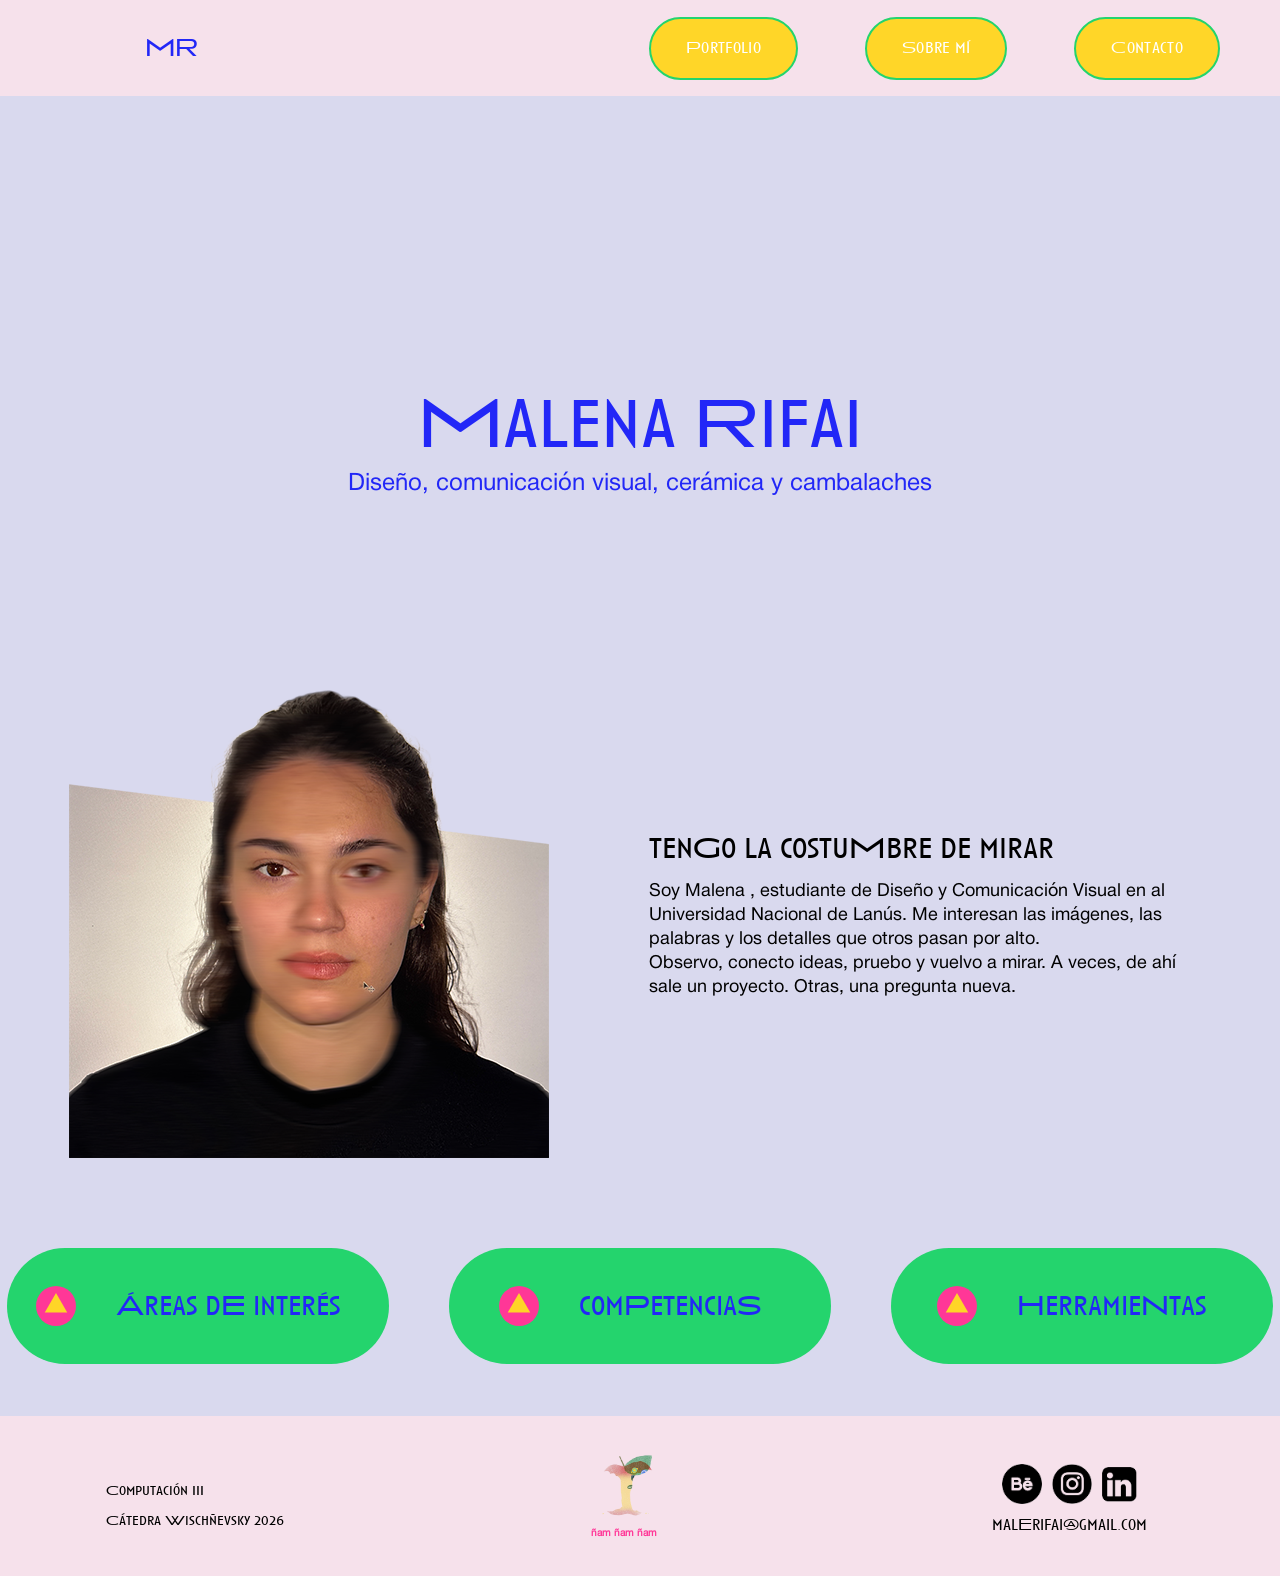
<file: index.html>
<!DOCTYPE html>
<html lang="es">

<head>
    <meta charset="utf-8">
    <meta name="viewport" content="width=device-width, initial-scale=1">

    <title>Malena Rifai - Portfolio</title>

    <link href="estilos.css" rel="stylesheet" type="text/css">
    <link rel="icon" type="image/x-icon" href="img/favicon-32x32.png">
</head>

<body id="top">

    <header class="botonera">
        <nav class="barra">

            <!-- Logo -->
            <a class="logo" href="index.html">
                <div class="manzana-animada">
                    <img src="img/manzana-1.png" alt="Manzana" class="fotograma">
                    <img src="img/manzana-2.png" alt="" class="fotograma">
                    <img src="img/manzana-3.png" alt="" class="fotograma">
                    <img src="img/imagen-footer.png" alt="" class="fotograma">
                </div>
                <span id="logo">MR</span>
            </a>

            <!-- Navegación -->
            <div class="menu">
                <a class="boton" href="portfolio.html">Portfolio</a>
                <a class="boton" href="#">Sobre mí</a>
                <a class="boton" href="contacto.html">Contacto</a>
            </div>

        </nav>
    </header>

    <main>
        <section class="titulos">
            <div class="malena-rifai">
                <h1> Malena Rifai </h1>
                <h2> Diseño, comunicación visual, cerámica y cambalaches</h2>
            </div>
        </section>


        <section class="seccion-1">
            <div class="seccion-1-columna">
                <img src="img/foto-perfil.png" alt="Malena" />
            </div>
            <div class="seccion-1-columna">
                <h3>tenGo la costuMbre de mirar</h3>
                <p>Soy Malena , estudiante de Diseño y Comunicación Visual en al Universidad Nacional de Lanús. Me
                    interesan las imágenes, las palabras y los detalles que otros pasan por alto.
                </p>
                <p>Observo, conecto ideas, pruebo y vuelvo a mirar. A veces, de ahí sale un proyecto. Otras, una
                    pregunta nueva.</p>
            </div>
        </section>


        <!-- Sección 2: Áreas de interés, Competencias y Herramientas -->
        <section class="seccion-2">

            <!-- 1. Áreas de interés -->

            <div class="card-acordeon area-de-interes">

                <button class="pill-toggle" type="button" aria-expanded="false">

                    <svg class="icono-flecha" xmlns="http://www.w3.org/2000/svg" width="40" height="40"
                        viewBox="0 0 40 40" fill="none">

                        <circle cx="20" cy="20" r="20" fill="#FF3797" />

                        <path d="M20 33L8.74167 13.5H31.2583L20 33Z" fill="#FFD527" />
                    </svg>

                    <span class="pill-titulo">
                        Áreas dE interés
                    </span>

                </button>

                <ul class="lista-desplegada">
                    <li>Preprensa / Preimpresión</li>
                    <li>Diseño editorial</li>
                    <li>Packaging</li>
                    <li>Producción gráfica</li>
                </ul>

            </div>


            <!-- 2. Competencias -->
            <div class="card-acordeon competencias">
                <button class="pill-toggle" type="button">
                    <svg class="icono-flecha" xmlns="http://www.w3.org/2000/svg" width="40" height="40"
                        viewBox="0 0 40 40" fill="none">
                        <circle cx="20" cy="20" r="20" transform="rotate(180 20 20)" fill="#FF3797" />
                        <path d="M20 33L8.74167 13.5H31.2583L20 33Z" fill="#FFD527" />
                    </svg>
                    <span class="pill-titulo">comPetenciaS</span>
                </button>

                <ul class="lista-desplegada">
                    <li>Atención al detalle</li>
                    <li>Organización y preparación de archivos</li>
                    <li>Criterio visual y composición</li>
                    <li>Resolución de problemas</li>
                    <li>Comunicación con clientes</li>
                    <li>Trabajo autónomo</li>
                    <li>Creatividad y capacidad de aprendizaje</li>
                </ul>
            </div>

            <!-- 3. Herramientas -->
            <div class="card-acordeon herramientas">
                <button class="pill-toggle" type="button">
                    <svg class="icono-flecha" xmlns="http://www.w3.org/2000/svg" width="40" height="40"
                        viewBox="0 0 40 40" fill="none">
                        <circle cx="20" cy="20" r="20" transform="rotate(180 20 20)" fill="#FF3797" />
                        <path d="M20 33L8.74167 13.5H31.2583L20 33Z" fill="#FFD527" />
                    </svg>
                    <span class="pill-titulo">HerramieNtas</span>
                </button>

                <ul class="grilla-herramientas">
                    <li><img src="img/ai.png" alt="Illustrator" width="40" height="40"></li>
                    <li><img src="img/google.png" alt="Google Workspace" width="40" height="40"></li>
                    <li><img src="img/ps.png" alt="Photoshop" width="40" height="40"></li>
                    <li><img src="img/visual.png" alt="Visual Studio Code" width="40" height="40"></li>
                    <li><img src="img/id.png" alt="InDesign" width="40" height="40"></li>
                    <li><img src="img/officeng.png" alt="Office" width="40" height="40"></li>
                </ul>
            </div>
        </section>
    </main>


    <!-- =======================================================
    8. FOOTER
======================================================= -->

    <footer class="footer">

        <!-- 8.1. BLOQUE IZQUIERDO: CÁTEDRA -->
        <div class="catedra">
            <p>Computación III</p>
            <p>Cátedra Wischñevsky 2026</p>
        </div>

        <!-- 8.2. BLOQUE CENTRAL: MANZANA -->
        <div class="imagen-footer">
            <img class="manzana-footer" src="img/imagen-footer.png" alt="manzana mordida" width="65" height="65">
            <p class="texto-manzana">ñam ñam ñam</p>
        </div>

        <!-- 8.3. BLOQUE DERECHO: REDES + CORREO -->
        <div class="contacto-redes">
            <!-- REDES SOCIALES -->
            <ul class="redes">
                <!-- BEHANCE -->
                <li>
                    <a href="#" target="_blank" rel="noopener noreferrer">
                        <!-- Imagen original -->
                        <img class="icono-red" src="img/behance.png" alt="Behance" width="40" height="40">
                        <!-- Imagen alternativa: hover -->
                        <img class="icono-red icono-hover" src="img/behance-hover.png" alt="" width="40" height="40">
                    </a>
                </li>

                <!-- INSTAGRAM -->
                <li>
                    <a href="https://www.instagram.com/maleable.r" target="_blank" rel="noopener noreferrer">
                        <!-- Imagen original -->
                        <img class="icono-red" src="img/instagram.png" alt="Instagram" width="40" height="40">
                        <!-- Imagen alternativa: hover -->
                        <img class="icono-red icono-hover" src="img/instagram-hover.png" alt="" width="40" height="40">
                    </a>
                </li>

                <!-- LINKEDIN -->
                <li>
                    <a href="#" target="_blank" rel="noopener noreferrer">
                        <!-- Imagen original -->
                        <img class="icono-red" src="img/linkedin.png" alt="LinkedIn" width="35" height="35">
                        <!-- Imagen alternativa: hover -->
                        <img class="icono-red icono-hover" src="img/linkedin-hover.png" alt="" width="35" height="35">
                    </a>
                </li>
            </ul>
            <!-- CORREO ELECTRÓNICO -->
            <p class="email-footer">malErifai@gmail.com</p>
        </div>

    </footer>

    <script src="lightbox/jquery.min.js"></script>
    <script src="lightbox/jquery.fancybox.js"></script>
    <a href="#top" id="volver-top">
        <svg viewBox="0 0 350.81 350.81">
            <circle id="circulito" cx="175.4" cy="175.4" r="175.4" />
            <path id="flechita"
                d="M189.74,56.27l69.85,69.84c7.85,7.85,7.85,20.59,0,28.44-7.85,7.85-20.59,7.85-28.43,0l-36.88-36.88v163.63c0,10.53-8.61,19.14-19.14,19.14h0c-10.53,0-19.14-8.61-19.14-19.14V118.46s-36.35,36.34-36.35,36.34c-7.85,7.85-20.58,7.85-28.43,0-3.92-3.92-5.89-9.07-5.89-14.22,0-5.14,1.97-10.29,5.89-14.22l70.1-70.1c7.85-7.85,20.58-7.85,28.43,0h0Z" />
        </svg>
    </a>
    <script>

        const boton = document.getElementById("volver-top");

        function mostrarBotonTop() {
            const scrollMaximo =
                document.documentElement.scrollHeight - window.innerHeight;

            if (scrollMaximo > 0 && window.scrollY >= scrollMaximo * 0.5) {
                boton.classList.add("visible");
            } else {
                boton.classList.remove("visible");
            }
        }

        window.addEventListener("scroll", mostrarBotonTop);
        window.addEventListener("resize", mostrarBotonTop);

        mostrarBotonTop();

    </script>


    <script>
        document.querySelectorAll(".card-acordeon").forEach((card) => {

            const boton = card.querySelector(".pill-toggle");

            boton.addEventListener("click", () => {

                const abierto = card.classList.toggle("abierto");

                boton.setAttribute("aria-expanded", abierto);

            });

        });
    </script>

</body>

</html>
</file>
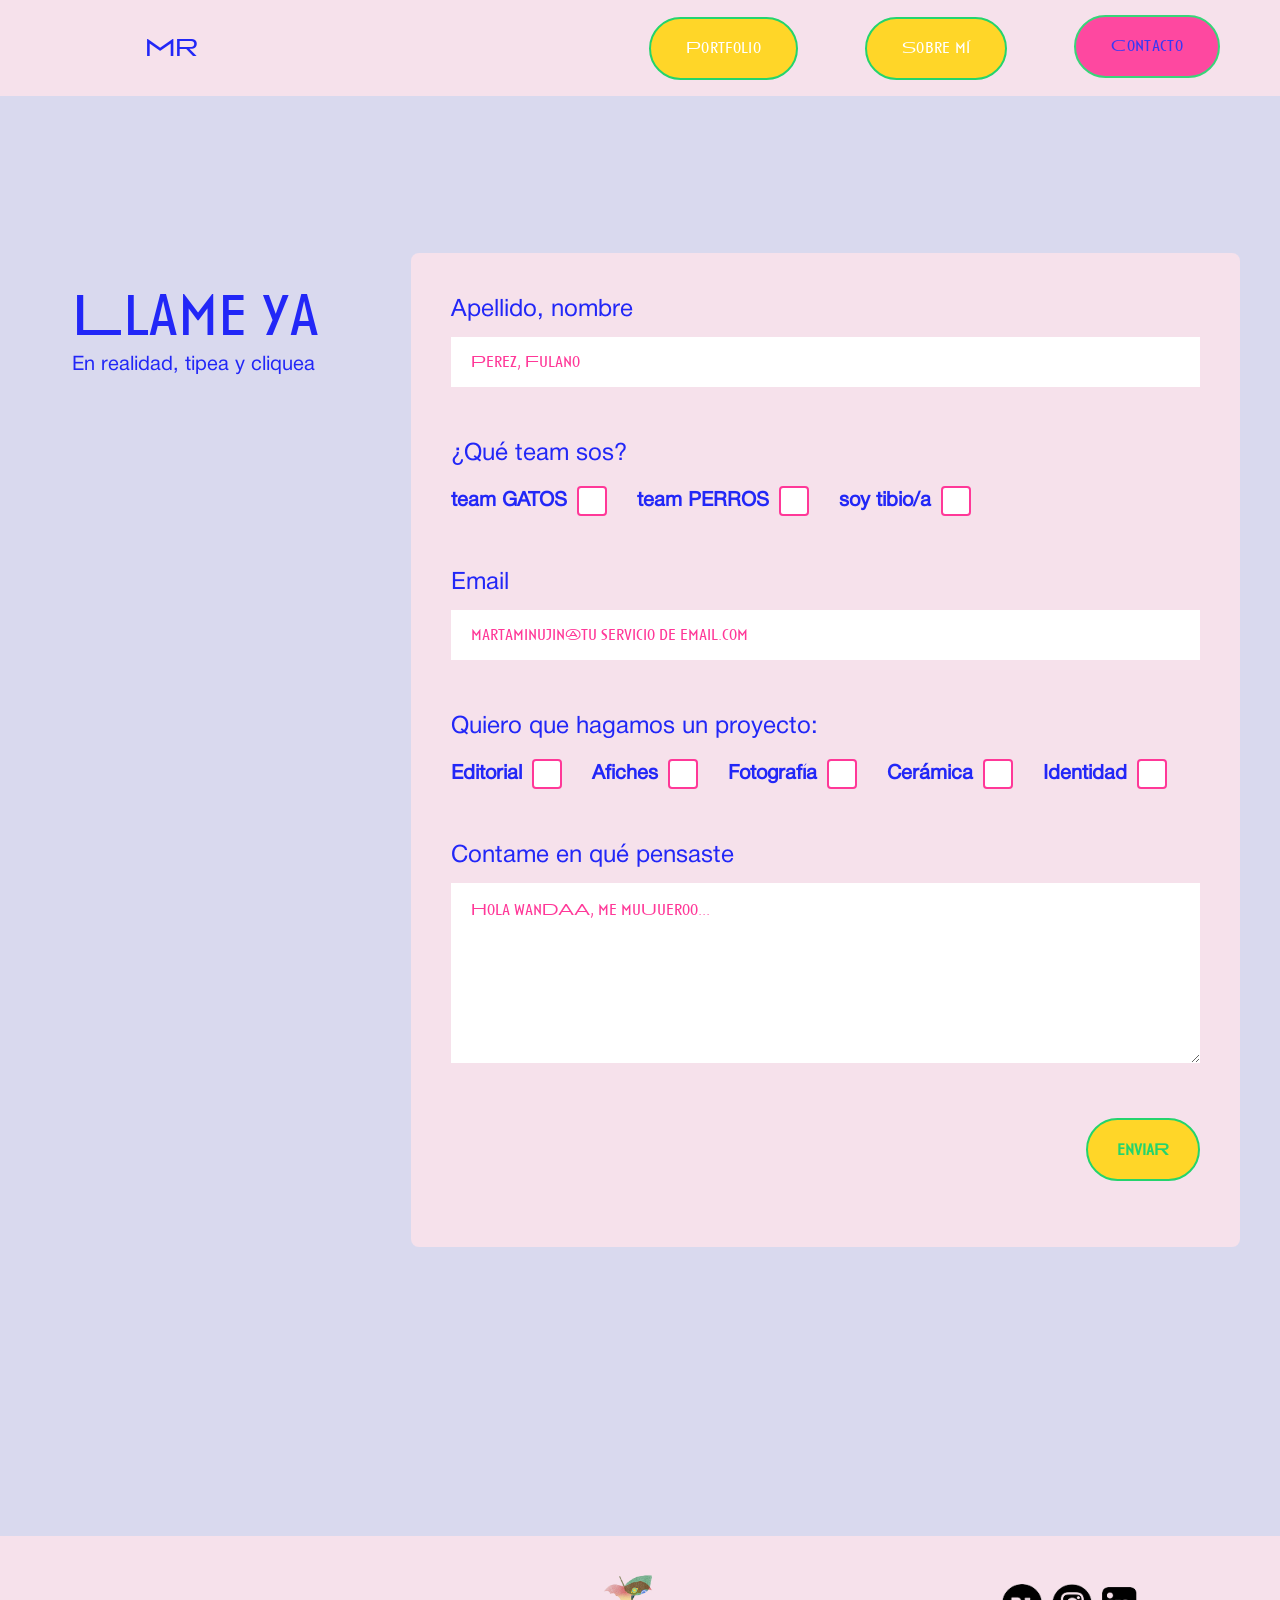
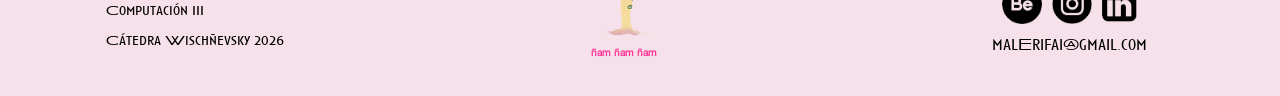
<file: contacto.html>
<!DOCTYPE html>
<html lang="es">

<head>
    <meta charset="utf-8">
    <meta name="viewport" content="width=device-width, initial-scale=1">

    <title>Malena Rifai - Portfolio</title>

    <link href="estilos.css" rel="stylesheet" type="text/css">
    <link rel="icon" type="image/x-icon" href="img/favicon-32x32.png">
</head>

<body>

    <header class="botonera">
        <nav class="barra">

            <!-- Logo -->
            <a class="logo" href="index.html">

                <div class="manzana-animada">
                    <img src="img/manzana-1.png" alt="Manzana" class="fotograma">
                    <img src="img/manzana-2.png" alt="" class="fotograma">
                    <img src="img/manzana-3.png" alt="" class="fotograma">
                    <img src="img/imagen-footer.png" alt="" class="fotograma">
                </div>
                <span id="logo">MR</span>
            </a>

            <!-- Navegación -->
            <div class="menu">
                <a class="boton" href="portfolio.html">Portfolio</a>
                <a class="boton" href="#">Sobre mí</a>
                <a class="boton" href="contacto.html">Contacto</a>
            </div>

        </nav>
    </header>


    <main class="main-contacto">
        <div class="contacto-layout">

            <!-- TÍTULOS -->
            <section class="titulos">
                <div class="titulos-contacto">
                    <h1>Llame ya</h1>
                    <h2>En realidad, tipea y cliquea</h2>
                </div>
            </section>

            <!-- FORMULARIO -->
            <form class="formulario-contacto" method="post">

                <div class="formulario-contenido">

                    <!-- NOMBRE -->
                    <div class="campo-formulario">
                        <label for="nombre">Apellido, nombre</label>
                        <input type="text" name="nombre" id="nombre" maxlength="60" placeholder="Perez, Fulano"
                            required>
                    </div>

                    <!-- TEAM -->
                    <fieldset class="grupo-opciones">
                        <legend>¿Qué team sos?</legend>

                        <div class="check-list">
                            <label>
                                team GATOS
                                <input type="checkbox" name="team" value="GATOS">
                                <span class="check-personalizado">
                                    <svg xmlns="http://www.w3.org/2000/svg" width="23" height="22" viewBox="0 0 23 22"
                                        fill="none">
                                        <path
                                            d="M11.4126 0L14.1068 8.2918H22.8253L15.7719 13.4164L18.466 21.7082L11.4126 16.5836L4.35917 21.7082L7.05334 13.4164L0 8.2918H8.71843L11.4126 0Z"
                                            fill="#FFFFFF" />
                                    </svg>
                                </span>
                            </label>

                            <label>
                                team PERROS
                                <input type="checkbox" name="team" value="PERROS">
                                <span class="check-personalizado">
                                    <svg xmlns="http://www.w3.org/2000/svg" width="23" height="22" viewBox="0 0 23 22"
                                        fill="none">
                                        <path
                                            d="M11.4126 0L14.1068 8.2918H22.8253L15.7719 13.4164L18.466 21.7082L11.4126 16.5836L4.35917 21.7082L7.05334 13.4164L0 8.2918H8.71843L11.4126 0Z"
                                            fill="#FFFFFF" />
                                    </svg>
                                </span>
                            </label>

                            <label>
                                soy tibio/a
                                <input type="checkbox" name="team" value="tibio">
                                <span class="check-personalizado">
                                    <svg xmlns="http://www.w3.org/2000/svg" width="23" height="22" viewBox="0 0 23 22"
                                        fill="none">
                                        <path
                                            d="M11.4126 0L14.1068 8.2918H22.8253L15.7719 13.4164L18.466 21.7082L11.4126 16.5836L4.35917 21.7082L7.05334 13.4164L0 8.2918H8.71843L11.4126 0Z"
                                            fill="#FFFFFF" />
                                    </svg>
                                </span>
                            </label>
                        </div>
                    </fieldset>

                    <!-- EMAIL -->
                    <div class="campo-formulario">
                        <label for="email">Email</label>
                        <input type="email" name="email" id="email" placeholder="martaminujin@tu servicio de email.com"
                            required>
                    </div>

                    <!-- PROYECTOS -->
                    <fieldset class="grupo-opciones">
                        <legend>Quiero que hagamos un proyecto:</legend>

                        <div class="check-list">
                            <label class="check-opcion">
                                Editorial

                                <input type="checkbox" name="servicio" value="Editorial">

                                <span class="check-personalizado">
                                    <svg xmlns="http://www.w3.org/2000/svg" width="23" height="22" viewBox="0 0 23 22"
                                        fill="none">
                                        <path
                                            d="M11.4126 0L14.1068 8.2918H22.8253L15.7719 13.4164L18.466 21.7082L11.4126 16.5836L4.35917 21.7082L7.05334 13.4164L0 8.2918H8.71843L11.4126 0Z"
                                            fill="#FFFFFF" />
                                    </svg>
                                </span>
                            </label>

                            <label>
                                Afiches
                                <input type="checkbox" name="servicio" value="Afiches">
                                <span class="check-personalizado">
                                    <svg xmlns="http://www.w3.org/2000/svg" width="23" height="22" viewBox="0 0 23 22"
                                        fill="none">
                                        <path
                                            d="M11.4126 0L14.1068 8.2918H22.8253L15.7719 13.4164L18.466 21.7082L11.4126 16.5836L4.35917 21.7082L7.05334 13.4164L0 8.2918H8.71843L11.4126 0Z"
                                            fill="#FFFFFF" />
                                    </svg>
                                </span>
                            </label>

                            <label>
                                Fotografía
                                <input type="checkbox" name="servicio" value="Fotografía">
                                <span class="check-personalizado">
                                    <svg xmlns="http://www.w3.org/2000/svg" width="23" height="22" viewBox="0 0 23 22"
                                        fill="none">
                                        <path
                                            d="M11.4126 0L14.1068 8.2918H22.8253L15.7719 13.4164L18.466 21.7082L11.4126 16.5836L4.35917 21.7082L7.05334 13.4164L0 8.2918H8.71843L11.4126 0Z"
                                            fill="#FFFFFF" />
                                    </svg>
                                </span>
                            </label>

                            <label>
                                Cerámica
                                <input type="checkbox" name="servicio" value="Cerámica">
                                <span class="check-personalizado">
                                    <svg xmlns="http://www.w3.org/2000/svg" width="23" height="22" viewBox="0 0 23 22"
                                        fill="none">
                                        <path
                                            d="M11.4126 0L14.1068 8.2918H22.8253L15.7719 13.4164L18.466 21.7082L11.4126 16.5836L4.35917 21.7082L7.05334 13.4164L0 8.2918H8.71843L11.4126 0Z"
                                            fill="#FFFFFF" />
                                    </svg>
                                </span>
                            </label>

                            <label>
                                Identidad
                                <input type="checkbox" name="servicio" value="Identidad">
                                <span class="check-personalizado">
                                    <svg xmlns="http://www.w3.org/2000/svg" width="23" height="22" viewBox="0 0 23 22"
                                        fill="none">
                                        <path
                                            d="M11.4126 0L14.1068 8.2918H22.8253L15.7719 13.4164L18.466 21.7082L11.4126 16.5836L4.35917 21.7082L7.05334 13.4164L0 8.2918H8.71843L11.4126 0Z"
                                            fill="#FFFFFF" />
                                    </svg>
                                </span>
                            </label>
                        </div>
                    </fieldset>

                    <!-- MENSAJE -->
                    <div class="campo-formulario">
                        <label for="mensaje">Contame en qué pensaste</label>
                        <textarea name="mensaje" id="mensaje" placeholder="Hola wanDAA, me muUueroo..."
                            required></textarea>
                    </div>

                    <!-- BOTÓN -->
                    <div class="contenedor-enviar">
                        <button type="submit" class="button-enviar">
                            enviaR
                        </button>
                    </div>

                </div>
            </form>

        </div>
    </main>

    <!-- =======================================================
    8. FOOTER
======================================================= -->

    <footer class="footer">

        <!-- 8.1. BLOQUE IZQUIERDO: CÁTEDRA -->
        <div class="catedra">
            <p>Computación III</p>
            <p>Cátedra Wischñevsky 2026</p>
        </div>

        <!-- 8.2. BLOQUE CENTRAL: MANZANA -->
        <div class="imagen-footer">
            <img class="manzana-footer" src="img/imagen-footer.png" alt="manzana mordida" width="65" height="65">
            <p class="texto-manzana">ñam ñam ñam</p>
        </div>

        <!-- 8.3. BLOQUE DERECHO: REDES + CORREO -->
        <div class="contacto-redes">
            <!-- REDES SOCIALES -->
            <ul class="redes">
                <!-- BEHANCE -->
                <li>
                    <a href="#" target="_blank" rel="noopener noreferrer">
                        <!-- Imagen original -->
                        <img class="icono-red" src="img/behance.png" alt="Behance" width="40" height="40">
                        <!-- Imagen alternativa: hover -->
                        <img class="icono-red icono-hover" src="img/behance-hover.png" alt="" width="40" height="40">
                    </a>
                </li>

                <!-- INSTAGRAM -->
                <li>
                    <a href="https://www.instagram.com/maleable.r" target="_blank" rel="noopener noreferrer">
                        <!-- Imagen original -->
                        <img class="icono-red" src="img/instagram.png" alt="Instagram" width="40" height="40">
                        <!-- Imagen alternativa: hover -->
                        <img class="icono-red icono-hover" src="img/instagram-hover.png" alt="" width="40" height="40">
                    </a>
                </li>

                <!-- LINKEDIN -->
                <li>
                    <a href="#" target="_blank" rel="noopener noreferrer">
                        <!-- Imagen original -->
                        <img class="icono-red" src="img/linkedin.png" alt="LinkedIn" width="35" height="35">
                        <!-- Imagen alternativa: hover -->
                        <img class="icono-red icono-hover" src="img/linkedin-hover.png" alt="" width="35" height="35">
                    </a>
                </li>
            </ul>
            <!-- CORREO ELECTRÓNICO -->
            <p class="email-footer">malErifai@gmail.com</p>
        </div>

    </footer>

    <a href="#top" id="volver-top">
        <svg viewBox="0 0 350.81 350.81">
            <circle id="circulito" cx="175.4" cy="175.4" r="175.4" />
            <path id="flechita"
                d="M189.74,56.27l69.85,69.84c7.85,7.85,7.85,20.59,0,28.44-7.85,7.85-20.59,7.85-28.43,0l-36.88-36.88v163.63c0,10.53-8.61,19.14-19.14,19.14h0c-10.53,0-19.14-8.61-19.14-19.14V118.46s-36.35,36.34-36.35,36.34c-7.85,7.85-20.58,7.85-28.43,0-3.92-3.92-5.89-9.07-5.89-14.22,0-5.14,1.97-10.29,5.89-14.22l70.1-70.1c7.85-7.85,20.58-7.85,28.43,0h0Z" />
        </svg>
    </a>
    <script>

        const boton = document.getElementById("volver-top");

        function mostrarBotonTop() {
            const scrollMaximo =
                document.documentElement.scrollHeight - window.innerHeight;

            if (scrollMaximo > 0 && window.scrollY >= scrollMaximo * 0.5) {
                boton.classList.add("visible");
            } else {
                boton.classList.remove("visible");
            }
        }

        window.addEventListener("scroll", mostrarBotonTop);
        window.addEventListener("resize", mostrarBotonTop);

        mostrarBotonTop();

    </script>
    <script>
        document.addEventListener("DOMContentLoaded", function () {
            const paginaActual = window.location.pathname.split("/").pop();
            const botones = document.querySelectorAll(".menu .boton");

            botones.forEach(function (boton) {
                const destino = boton.getAttribute("href");

                if (destino === paginaActual) {
                    boton.classList.add("activo");
                }
            });
        });
    </script>
</body>

</html>
</file>
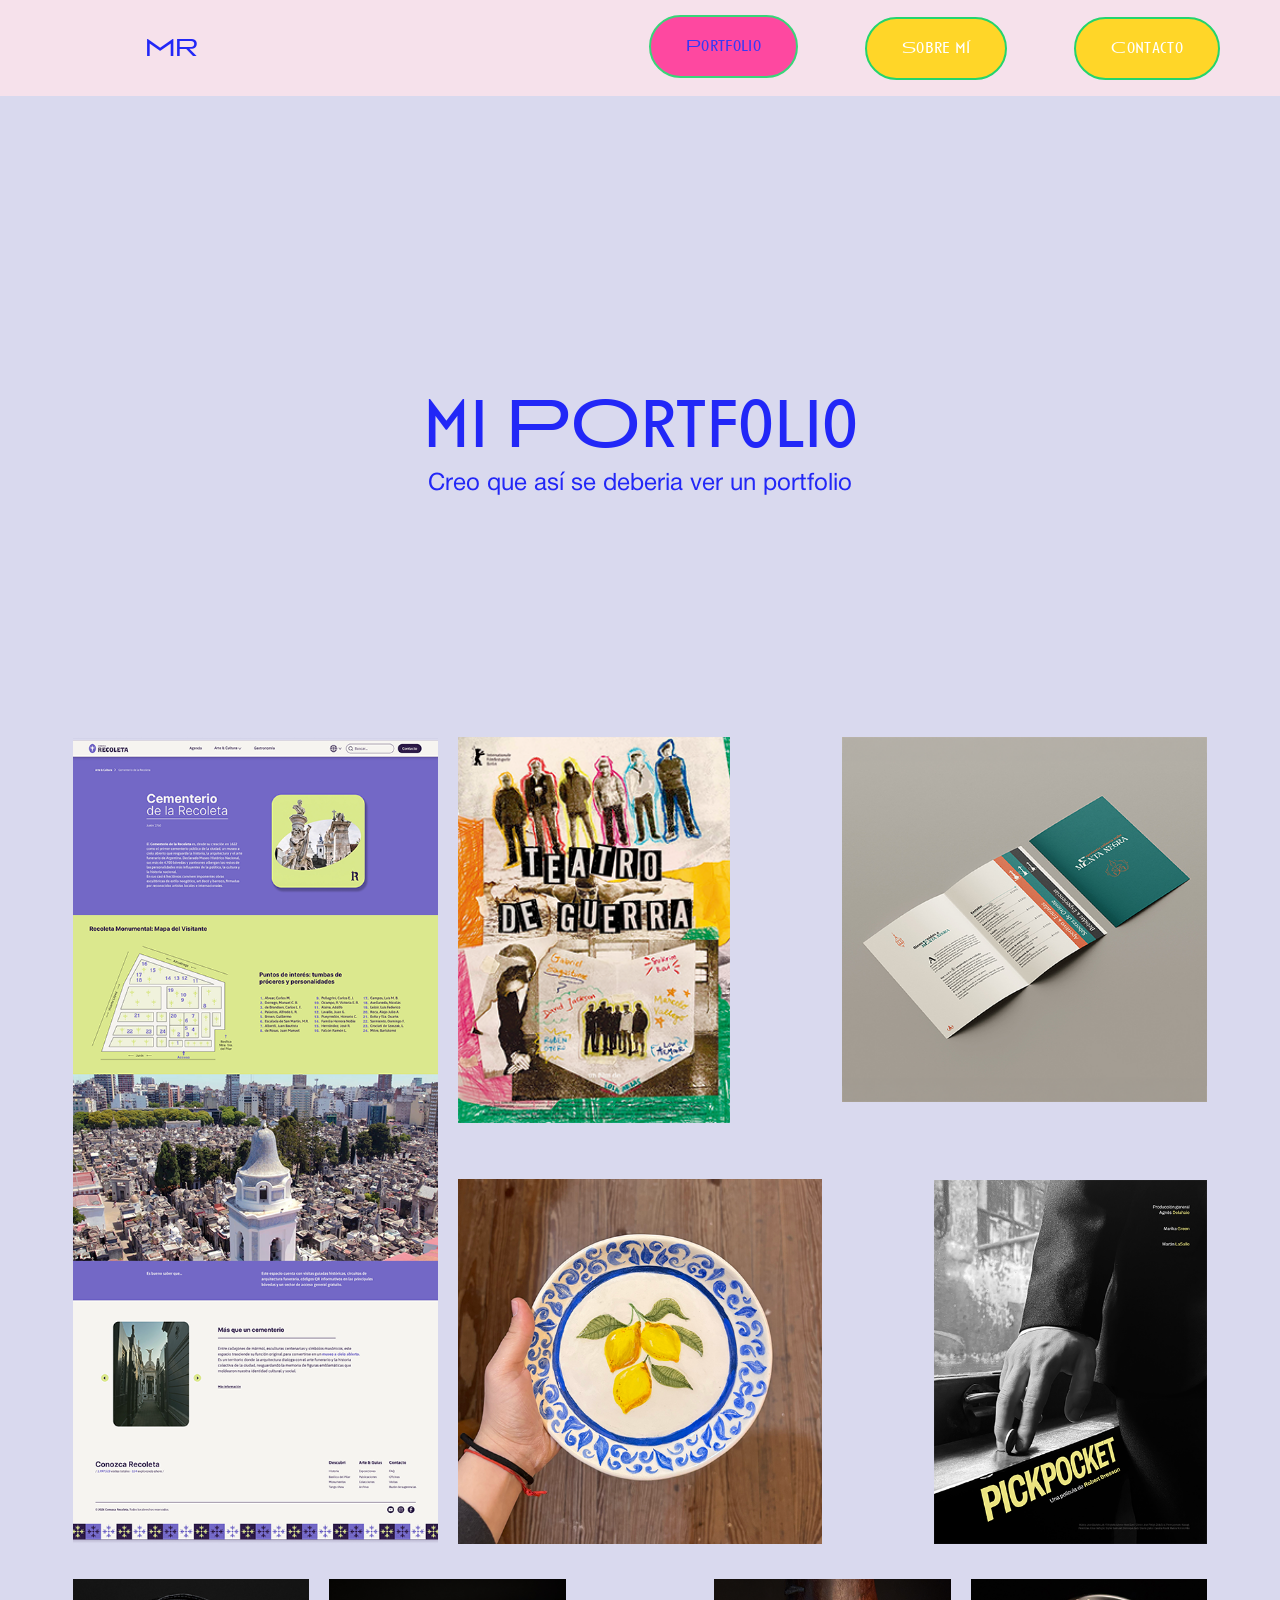
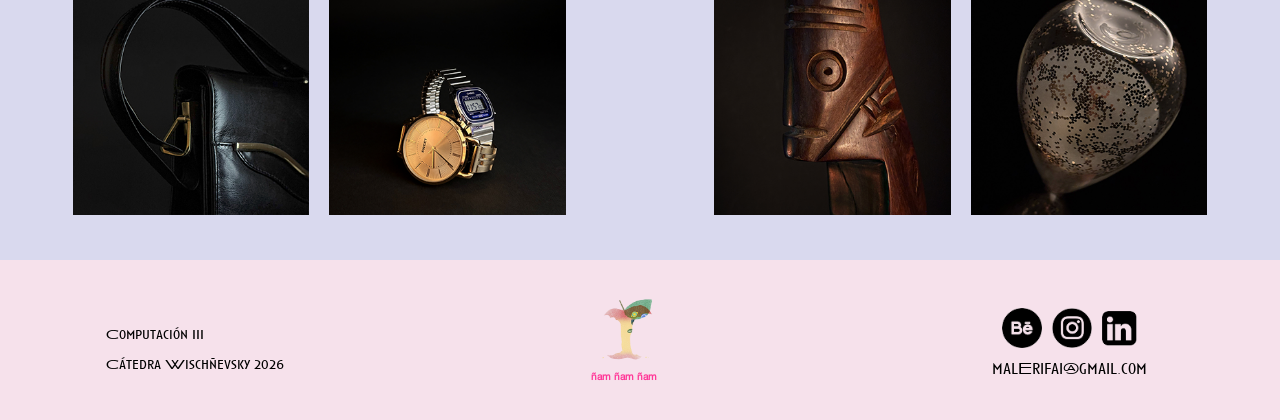
<file: portfolio.html>
<!DOCTYPE html>
<html lang="es">


<head>
    <meta charset="utf-8">
    <meta name="viewport" content="width=device-width, initial-scale=1">

    <title>Malena Rifai - Portfolio</title>

    <!-- Estilos de la página -->
    <link href="estilos.css" rel="stylesheet" type="text/css">

    <!-- Estilos de Fancybox -->
    <link href="lightbox/jquery.fancybox.css" rel="stylesheet" type="text/css">

    <!-- Favicon -->
    <link rel="icon" type="image/x-icon" href="img/favicon-32x32.png">
</head>


<body id="top">

    <header class="botonera">
        <nav class="barra">

            <!-- Logo -->
            <a class="logo" href="index.html">
                <div class="manzana-animada">
                    <img src="img/manzana-1.png" alt="Manzana" class="fotograma">
                    <img src="img/manzana-2.png" alt="" class="fotograma">
                    <img src="img/manzana-3.png" alt="" class="fotograma">
                    <img src="img/imagen-footer.png" alt="" class="fotograma">
                </div>
                <span id="logo">MR</span>
            </a>

            <!-- Navegación -->
            <div class="menu">
                <a class="boton" href="portfolio.html">Portfolio</a>
                <a class="boton" href="#">Sobre mí</a>
                <a class="boton" href="contacto.html">Contacto</a>
            </div>

        </nav>
    </header>

    <main>
        <section class="titulos">
            <div class="malena-rifai">
                <h1> mi POrtfolio </h1>
                <h2>Creo que así se deberia ver un portfolio</h2>
            </div>
        </section>

        <!-- 2. GALERÍA DE PROYECTOS -->
        <section class="galeria" aria-label="Galería de proyectos">
            <div class="gallery-container">
                <!-- Foto 1 -->
                <div class="gallery-item">
                    <a href="img/cementerio-recoleta.png" data-fancybox="gallery"
                        data-caption="Conozca Recoleta - Computación III">
                        <img src="img/cementerio-recoleta.png" alt="cementerio-recoleta">
                        <div class="gallery-overlay">
                            <h3>Página web «Conozca Recoleta»</h3>
                            <p>Computación III - TP grupal - 2026</p>
                        </div>
                    </a>
                </div>
                <!-- Foto 2 -->
                <div class="gallery-item">
                    <a href="img/teatro-de-guerra-overlay.png" data-fancybox="gallery"
                        data-caption="Afiche «Teatro de guerra» - TD II">
                        <img src="img/teatro-de-guerra.png" alt="teatro-de-guerra">
                        <div class="gallery-overlay">
                            <h3>Afiche «Teatro de guerra»</h3>
                            <p>Taller de diseño II - 2024</p>
                        </div>
                    </a>
                </div>
                <!-- Foto 3 -->
                <div class="gallery-item">
                    <a href="img/menta-negra.png" data-fancybox="gallery"
                        data-caption="Menú para «Menta Negra» - ET II">
                        <img src="img/menta-negra.png" alt="menta-negra">
                        <div class="gallery-overlay">
                            <h3>Menú para «Menta Negra»</h3>
                            <p>Espacio tipográfico II - 2025</p>
                        </div>
                    </a>
                </div>
                <!-- Foto 4 -->
                <div class="gallery-item">
                    <a href="img/plato-limones-overlay.png" data-fancybox="gallery"
                        data-caption="Vajilla amalfitana - Cerámica">
                        <img src="img/plato-limones.png" alt="plato-limones">
                        <div class="gallery-overlay">
                            <h3>Vajilla amalfitana</h3>
                            <p>Cerámica - 2026</p>
                        </div>
                    </a>
                </div>
                <!-- Foto 5 -->
                <div class="gallery-item">
                    <a href="img/pickpocket-overlay.png" data-fancybox="gallery" data-caption="Pickpocket - Fotografía">
                        <img src="img/pickpocket.png" alt="pickpocket">
                        <div class="gallery-overlay">
                            <h3>Pickpocket</h3>
                            <p>Fotografía - 2024</p>
                        </div>
                    </a>
                </div>
                <!-- Foto 6 -->
                <div class="gallery-item">
                    <a href="img/cuero.png" data-fancybox="gallery" data-caption="Cuero - FyPV">
                        <img src="img/cuero.png" alt="metal">
                        <div class="gallery-overlay">
                            <h3>Cuero</h3>
                            <p>Fotografía y percepción visual- 2025</p>
                        </div>
                    </a>
                </div>
                <!-- Foto 7 -->
                <div class="gallery-item">
                    <a href="img/metal.png" data-fancybox="gallery" data-caption="Metal - FyPV">
                        <img src="img/metal.png" alt="metal">
                        <div class="gallery-overlay">
                            <h3>Metal</h3>
                            <p>Fotografía y percepción visual- 2025</p>
                        </div>
                    </a>
                </div>
                <!-- Foto 8 -->
                <div class="gallery-item">
                    <a href="img/madera.png" data-fancybox="gallery" data-caption="Madera - FyPV">
                        <img src="img/madera.png" alt="madera">
                        <div class="gallery-overlay">
                            <h3>Madera</h3>
                            <p>Fotografía y percepción visual- 2025</p>
                        </div>
                    </a>
                </div>
                <!-- Foto 9 -->
                <div class="gallery-item">
                    <a href="img/vidrio.png" data-fancybox="gallery" data-caption="Vidrio - FyPV">
                        <img src="img/vidrio.png" alt="vidrio">
                        <div class="gallery-overlay">
                            <h3>Vidrio</h3>
                            <p>Fotografía y percepción visual- 2025</p>
                        </div>
                    </a>
                </div>

            </div><!-- Cierra gallery-container -->

    </main>


    <!-- =======================================================
    8. FOOTER
======================================================= -->

    <footer class="footer">

        <!-- 8.1. BLOQUE IZQUIERDO: CÁTEDRA -->
        <div class="catedra">
            <p>Computación III</p>
            <p>Cátedra Wischñevsky 2026</p>
        </div>

        <!-- 8.2. BLOQUE CENTRAL: MANZANA -->
        <div class="imagen-footer">
            <img class="manzana-footer" src="img/imagen-footer.png" alt="manzana mordida" width="65" height="65">
            <p class="texto-manzana">ñam ñam ñam</p>
        </div>

        <!-- 8.3. BLOQUE DERECHO: REDES + CORREO -->
        <div class="contacto-redes">
            <!-- REDES SOCIALES -->
            <ul class="redes">
                <!-- BEHANCE -->
                <li>
                    <a href="#" target="_blank" rel="noopener noreferrer">
                        <!-- Imagen original -->
                        <img class="icono-red" src="img/behance.png" alt="Behance" width="40" height="40">
                        <!-- Imagen alternativa: hover -->
                        <img class="icono-red icono-hover" src="img/behance-hover.png" alt="" width="40" height="40">
                    </a>
                </li>

                <!-- INSTAGRAM -->
                <li>
                    <a href="https://www.instagram.com/maleable.r" target="_blank" rel="noopener noreferrer">
                        <!-- Imagen original -->
                        <img class="icono-red" src="img/instagram.png" alt="Instagram" width="40" height="40">
                        <!-- Imagen alternativa: hover -->
                        <img class="icono-red icono-hover" src="img/instagram-hover.png" alt="" width="40" height="40">
                    </a>
                </li>

                <!-- LINKEDIN -->
                <li>
                    <a href="#" target="_blank" rel="noopener noreferrer">
                        <!-- Imagen original -->
                        <img class="icono-red" src="img/linkedin.png" alt="LinkedIn" width="35" height="35">
                        <!-- Imagen alternativa: hover -->
                        <img class="icono-red icono-hover" src="img/linkedin-hover.png" alt="" width="35" height="35">
                    </a>
                </li>
            </ul>
            <!-- CORREO ELECTRÓNICO -->
            <p class="email-footer">malErifai@gmail.com</p>
        </div>

    </footer>

    <script src="lightbox/jquery.min.js"></script>
    <script src="lightbox/jquery.fancybox.js"></script>
    <a href="#top" id="volver-top">
        <svg viewBox="0 0 350.81 350.81">
            <circle id="circulito" cx="175.4" cy="175.4" r="175.4" />
            <path id="flechita"
                d="M189.74,56.27l69.85,69.84c7.85,7.85,7.85,20.59,0,28.44-7.85,7.85-20.59,7.85-28.43,0l-36.88-36.88v163.63c0,10.53-8.61,19.14-19.14,19.14h0c-10.53,0-19.14-8.61-19.14-19.14V118.46s-36.35,36.34-36.35,36.34c-7.85,7.85-20.58,7.85-28.43,0-3.92-3.92-5.89-9.07-5.89-14.22,0-5.14,1.97-10.29,5.89-14.22l70.1-70.1c7.85-7.85,20.58-7.85,28.43,0h0Z" />
        </svg>
    </a>
    <script>
        const boton = document.getElementById("volver-top");
        window.addEventListener("scroll", function () {
            if (window.scrollY > 1080) {
                boton.classList.add("visible");
            }
            else {
                boton.classList.remove("visible");
            }
        });
    </script>

    <script>
        $(document).ready(function () {

            $('[data-fancybox="gallery"]').fancybox({
                loop: true,
                buttons: [
                    "zoom",
                    "slideShow",
                    "thumbs",
                    "close"
                ],
                animationEffect: "fade",
                transitionEffect: "slide"
            });

        });
    </script>
    <script>
        document.addEventListener("DOMContentLoaded", function () {
            const paginaActual = window.location.pathname.split("/").pop();
            const botones = document.querySelectorAll(".menu .boton");

            botones.forEach(function (boton) {
                const destino = boton.getAttribute("href");

                if (destino === paginaActual) {
                    boton.classList.add("activo");
                }
            });
        });
    </script>
</body>


</html>
</file>
<file: estilos.css>
@charset "utf-8";

/* =======================================================

   1. RESET GENERAL Y FUENTES (@font-face)

   ======================================================= */

* {
    font-family: 'helvetica', sans-serif;
    text-align: start;
    padding: 0;
    margin: 0;
    box-sizing: border-box;
}

p {
    line-height: 1.7;
    margin: 0;
}

@font-face {
    font-family: "helvetica";
    src: url("fuentes/helvetica-neue-5/HelveticaNeueRoman.otf") format("truetype");
    font-weight: normal;
    font-style: normal;
}

@font-face {
    font-family: "anisete";
    src: url("fuentes/Anisette\ Regular.ttf") format("truetype");
    font-weight: normal;
    font-style: normal;
}

/* Variables de color globales */

:root {
    --rosa-pop-chill: #f6e1eb;
    --rosa-pop: #ff3898;
    --amarillazo: #ffd628;
    --verde: #24d46d;
    --azul: #2227f7;
    --texto-oscuro: #000000;

}

/* =======================================================

   2. ESTRUCTURA BASE Y NAVEGACIÓN

   ======================================================= */

body {
    background: linear-gradient(0deg, var(--fondo-azul, #D9D9EE) 0%, var(--fondo-azul, #D9D9EE) 100%), var(--fondo, rgba(231, 231, 231, 0.20));
    min-height: 100vh;
    display: flex;
    flex-direction: column;
}

/* =========================

   BOTONERA

========================= */

.botonera {
    width: 100%;
    height: 96px;
    background-color: var(--rosa-pop-chill);
    display: flex;
    align-items: center;
}

/* Contenedor de navegación */

.barra {
    width: 100%;
    max-width: 1920px;
    height: 100%;
    margin: 0 auto;
    padding: 0 60px;
    display: flex;
    align-items: center;
    justify-content: space-between;
    box-sizing: border-box;
}

/* =========================

   LOGO

========================= */

.logo {

    display: inline-flex;

    align-items: center;

    gap: 20px;

    text-decoration: none;

    flex-shrink: 0;

}

/* Manzana */

.manzana-1 {
    padding-left: 60px;
    padding-right: 10px;
    width: 65px;
    height: 65px;
    object-fit: contain;
    display: block;
    gap: 20px;
}

/* Iniciales */

#logo {
    font-family: 'anisete', sans-serif;
    font-size: 25px;
    color: var(--azul);
    margin: 0;

}

/* =========================

   MENÚ DE NAVEGACIÓN

========================= */

.menu {
    display: flex;
    align-items: center;
    gap: 67px;
}

/* Botones */

.boton {
    display: inline-flex;
    justify-content: center;
    align-items: center;
    min-height: 63px;
    padding: 0 35px;
    box-sizing: border-box;
    background-color: var(--amarillazo);
    border: 2px solid var(--verde);
    border-radius: 9999px;
    color: #ffffff;
    font-family: 'anisete', sans-serif;
    font-size: 16px;
    letter-spacing: 0.02em;
    text-decoration: none;
    transition:
        background-color 0.2s ease,
        color 0.2s ease,
        transform 0.15s ease,
        opacity 0.15s ease;
}

/* BOTÓN ACTIVO: MISMO ESTILO QUE HOVER */

.boton:hover,
.boton.activo {
    background-color: var(--rosa-pop);
    color: var(--azul);
    transform: translateY(-2px);
    opacity: 0.9;
}

/* Foco de teclado */

.boton:focus-visible {
    outline: 3px solid var(--azul);
    outline-offset: 4px;
}

/* =======================================================

   3. HERO: MALENA RIFAI

   ======================================================= */

.titulos {
    width: 100%;
    display: flex;
    justify-content: center;
    padding: 32px;
}

.malena-rifai {
    display: flex;
    flex-direction: column;
    justify-content: center;
    align-items: center;
    width: 100%;
    max-width: 1920px;
    height: 477px;
    padding: 186px 20px 49px;
    gap: 10px;
    text-align: center;
    box-sizing: border-box;
}

.malena-rifai h1 {

    font-family: 'anisete', sans-serif;

    font-size: 70px;

    font-weight: 400;

    line-height: 70px;

    color: var(--azul);

    margin: 0;

}

.malena-rifai h2 {

    font-family: 'helvetica', sans-serif;

    font-size: 30px;

    font-weight: 400;

    line-height: 70px;

    color: var(--azul);

    margin: 0;

}

/* =======================================================

   4. CONTENEDOR PRINCIPAL (MAIN)

   ======================================================= */

main {

    display: flex;

    width: 100%;

    max-width: 1568px;

    height: auto;

    margin: 0 auto;

    padding: 10px;

    flex-direction: column;

    justify-content: flex-start;

    align-items: center;


    box-sizing: border-box;

}

/* =======================================================

   5. SECCIÓN 1 (PERFIL)

   ======================================================= */

.seccion-1 {

    display: flex;
    justify-content: center;
    align-items: center;
    gap: 100px;
    width: 100%;
    max-width: 1213px;
    margin: 0 auto;
    padding: 31px 52px;
    box-sizing: border-box;
}

.seccion-1-columna:first-child {

    flex-shrink: 0;
    display: flex;
    align-items: center;
    justify-content: center;

}

.seccion-1-columna img {
    width: 480px;
    height: 480px;
    aspect-ratio: 1 / 1;
    object-fit: cover;
    display: block;
}

.seccion-1-columna:last-child {

    width: 563px;
    flex-shrink: 0;
    display: flex;
    flex-direction: column;
    color: #000000;
}

.seccion-1-columna h3 {

    font-family: 'anisete', sans-serif;
    font-size: 30px;
    line-height: 23px;
    font-weight: 400;
    color: #000000;
    margin: 0;
    padding-bottom: 20px;
}

.seccion-1-columna p {
    font-family: 'helvetica', sans-serif;
    font-size: 18px;
    line-height: 24px;
    font-weight: 400;
    color: #000000;
    margin: 0;
}

/* =======================================================

   6. TIPOGRAFÍAS DE COMPONENTES

   ======================================================= */

span,
.card-acordeon span,
.pill-titulo,
.listado-idiomas span,
.listado-idiomas .nivel {
    font-family: 'anisete', sans-serif;
}

li,

.lista-desplegada li,
{
font-family: 'helvetica', 'Helvetica Neue', Arial, sans-serif;
}

/* =======================================================

   7. SECCIÓN 2: ACORDEONES (ÁREAS, COMPETENCIAS, HERRAMIENTAS, IDIOMAS)

   ======================================================= */

.seccion-2 {

    display: flex;
    justify-content: center;
    align-items: flex-start;
    width: 100%;
    max-width: 1358px;

    margin: 59px auto 42px;

    padding: 0 40px;

    gap: 60px;

    box-sizing: border-box;

}

.card-acordeon {

    display: flex;

    flex-direction: column;

    align-items: center;

    gap: 24px;

    box-sizing: border-box;

}

/* Pastillas verdes fijadas en 382px x 116px */

.pill-toggle {

    display: inline-flex;

    justify-content: center;

    align-items: center;

    width: 382px;

    height: 116px;

    flex-shrink: 0;

    padding: 16px 20px 16px 0;

    gap: 40px;

    background-color: var(--verde);

    border-radius: 58px;

    border: none;

    cursor: pointer;

    box-sizing: border-box;

    text-decoration: none;

    transition: transform 0.15s ease, filter 0.15s ease;

}

.pill-toggle:hover {

    transform: translateY(-2px);

    filter: brightness(0.96);

}

.icono-flecha {

    width: 40px;

    height: 40px;

    flex-shrink: 0;

    display: block;

    transform: rotate(-180deg);

}

.pill-titulo {

    font-size: 28px;

    font-weight: 400;

    line-height: 70px;

    color: var(--azul);

    white-space: nowrap;

}

/* Listas desplegadas (Áreas de interés y Competencias) */

.lista-desplegada {

    list-style-type: disc;

    list-style-position: outside;

    width: 262px;

    margin: 0 auto;

    padding-left: 1.25rem;

    display: flex;

    flex-direction: column;

    align-items: flex-start;

    gap: 6px;

    box-sizing: border-box;

}

.lista-desplegada li {

    width: 100%;

    font-size: 18px;

    font-weight: 400;

    line-height: 24px;

    color: var(--texto-oscuro);

    text-align: left;

}

/* Grilla de Herramientas (3 filas x 2 columnas de íconos) */

.grilla-herramientas {

    display: grid;

    width: 148.5px;

    height: 227px;

    row-gap: 38px;

    column-gap: 36px;

    grid-template-rows: repeat(3, minmax(0, 1fr));

    grid-template-columns: repeat(2, minmax(0, 1fr));

    grid-auto-flow: row;

    list-style: none;

    padding: 0;

    margin: 0;

    box-sizing: border-box;

}

.grilla-herramientas li {

    display: flex;

    justify-content: center;

    align-items: center;

}

.grilla-herramientas img {

    display: block;

    object-fit: contain;

}

/* ==========================================

   ACORDEONES INTERACTIVOS

========================================== */

/* ESTADO INICIAL: CONTENIDO OCULTO */

.card-acordeon .lista-desplegada,

.card-acordeon .grilla-herramientas {

    display: none;

}

/* ESTADO DESPLEGADO */

.card-acordeon.abierto .lista-desplegada {

    display: flex;

}

.card-acordeon.abierto .grilla-herramientas {

    display: grid;

}

/* ANIMACIÓN DE LA FLECHA */

.card-acordeon .icono-flecha {

    transition: transform 0.3s ease;

}

/* FLECHA EN ESTADO ABIERTO */

.card-acordeon.abierto .icono-flecha {

    transform: rotate(0deg);

}

/* ACCESIBILIDAD */

.pill-toggle:focus-visible {

    outline: 3px solid var(--azul);

    outline-offset: 4px;

}


/* =======================================================
   8. FOOTER
======================================================= */
.footer {
    background-color: var(--rosa-pop-chill);
    display: flex;
    justify-content: space-between;
    align-items: center;
    width: 100%;
    max-width: 1920px;
    min-height: 160px;
    height: auto;
    margin: 0 auto;
    padding: 34px 96px 25px;
    gap: 40px;
    box-sizing: border-box;
    clear: both;
}

/* 8.1. BLOQUE IZQUIERDO: CÁTEDRA */
.catedra {
    display: flex;
    flex-direction: column;
    justify-content: center;
    align-items: flex-start;
    padding: 10px 10px 0 10px;
    gap: 6px;
    flex-shrink: 0;
    box-sizing: border-box;
}

.catedra p {
    margin: 0;
    font-family: 'anisete', sans-serif;
    font-size: 14px;
    color: var(--texto-oscuro, #000000);
}

/* 8.2. BLOQUE CENTRAL: MANZANA */
.imagen-footer {
    display: flex;
    flex-direction: column;
    align-items: center;
    gap: 2px;
    width: 88px;
    flex-shrink: 0;
}

.manzana-footer {
    width: 65px;
    height: 65px;
    aspect-ratio: 1 / 1;
    object-fit: contain;
    display: block;
}

.texto-manzana {
    margin: 0;
    color: var(--rosa-pop, #FF3797);
    font-family: 'helvetica', sans-serif;
    font-size: 10px;
    font-weight: 700;
    line-height: 30px;
    text-align: center;
}

/* 8.3. BLOQUE DERECHO: REDES Y CONTACTO */
.contacto-redes {
    display: flex;
    flex-direction: column;
    align-items: center;
    justify-content: center;
    width: 230px;
    gap: 10px;
    flex-shrink: 0;
    box-sizing: border-box;
}

/* CONTENEDOR DE REDES SOCIALES */
.redes {
    display: flex;
    align-items: center;
    justify-content: center;
    gap: 10px;
    list-style: none;
    padding: 0;
    margin: 0;
    width: 100%;
}

/* ELEMENTOS DE LA LISTA */
.redes li {
    display: flex;
    align-items: center;
    justify-content: center;
}

/* ENLACES DE REDES SOCIALES */
.redes a {
    display: flex;
    align-items: center;
    justify-content: center;
    text-decoration: none;
}

/* IMÁGENES DE REDES SOCIALES */
.icono-red {
    display: block;
    object-fit: contain;
}

/* CORREO ELECTRÓNICO */
.email-footer {
    margin: 0;
    color: #000000;
    text-align: center;
    font-family: 'anisete', sans-serif;
    font-size: 16px;
    font-weight: 400;
    line-height: 23px;
    align-self: stretch;
}

/* 8.4. HOVER DE REDES SOCIALES */

/* Posicionamiento de los enlaces */
.redes a {
    position: relative;
}

/* Transición de imágenes originales y alternativas */

.redes .icono-red {
    transition: opacity 0.3s ease, transform 0.3s ease;
}

/* Imagen alternativa oculta */
.redes .icono-hover {
    position: absolute;
    top: 0;
    left: 0;
    opacity: 0;
    pointer-events: none;
}

/* Ocultar imagen original y desplazarla hacia arriba */
.redes a:hover .icono-red:not(.icono-hover) {
    opacity: 0;
    transform: translateY(-5px);
}

/* Mostrar imagen alternativa y desplazarla hacia arriba */
.redes a:hover .icono-hover {
    opacity: 1;
    transform: translateY(-5px);
}


/* ==========================================

   GALERÍA DE PORTFOLIO

========================================== */

/* CONTENEDOR PRINCIPAL */

.gallery-container {

    display: grid;

    grid-template-columns: repeat(9, minmax(0, 1fr));

    /* Dos filas para proyectos y una para materiales */

    grid-template-rows: 540fr 540fr auto;

    column-gap: 20px;

    row-gap: 35px;

    width: 90%;

    max-width: 1583px;

    margin: 90px auto 35px;

    padding: 0;

    box-sizing: border-box;

    font-family: sans-serif;

    align-items: stretch;

}

/* ==========================================

   DISTRIBUCIÓN DE LOS PROYECTOS

========================================== */

/* 1. RECOLETA */

.gallery-item:nth-child(1) {

    grid-column: 1 / 4;

    grid-row: 1 / 3;

    align-self: stretch;

}

/* 2. TEATRO DE GUERRA */

.gallery-item:nth-child(2) {

    grid-column: 4 / 7;

    grid-row: 1;

    width: 74.81%;

    justify-self: start;

    align-self: start;

}

/* 3. MENTA NEGRA */

.gallery-item:nth-child(3) {

    grid-column: 7 / 10;

    grid-row: 1;

    align-self: start;

}

/* 4. PLATO DE LIMONES */

.gallery-item:nth-child(4) {

    grid-column: 4 / 7;

    grid-row: 2;

    align-self: end;

}

/* 5. PICKPOCKET */

.gallery-item:nth-child(5) {

    grid-column: 7 / 10;

    grid-row: 2;

    width: 74.81%;

    justify-self: end;

    align-self: end;

}

/* ==========================================

   FILA INFERIOR - MATERIALES

========================================== */

/* 6. CUERO */

.gallery-item:nth-child(6) {

    grid-column: 1 / 3;

    grid-row: 3;

}

/* 7. METAL */

.gallery-item:nth-child(7) {

    grid-column: 3 / 5;

    grid-row: 3;

}

/* 8. MADERA */

.gallery-item:nth-child(8) {

    grid-column: 6 / 8;

    grid-row: 3;

}

/* 9. VIDRIO */

.gallery-item:nth-child(9) {

    grid-column: 8 / 10;

    grid-row: 3;

}

/* Fotografías cuadradas */

.gallery-item:nth-child(n+6) {

    aspect-ratio: 1 / 1;

}

.gallery-item:nth-child(n+6) img {

    height: 100%;

    object-fit: cover;

}

/* ==========================================

   TARJETAS INDIVIDUALES

========================================== */

.gallery-item {

    position: relative;

    overflow: hidden;

    width: 100%;

    min-width: 0;

    border-radius: 0;

    cursor: pointer;

}

/* ==========================================

   IMÁGENES

========================================== */

.gallery-item img {

    display: block;

    width: 100%;

    height: auto;

    object-fit: contain;

    transition: transform 0.5s ease;

}

/* Recoleta ocupa toda la altura asignada */

.gallery-item:nth-child(1) img {

    width: 100%;

    height: 100%;

    object-fit: cover;

}

/* ==========================================

   ENLACES - LIGHTBOX

========================================== */

.gallery-item>a {

    position: relative;

    display: block;

    width: 100%;

    height: 100%;

    color: inherit;

    text-decoration: none;

}

/* ==========================================

   OVERLAY - INFORMACIÓN DE PROYECTOS

========================================== */

.gallery-overlay {

    position: absolute;

    bottom: 0;

    left: 0;

    width: 200%;

    background: var(--verde);
    color: white;

    padding: 20px;
    box-sizing: border-box;

    display: flex;

    flex-direction: column;

    justify-content: center;

    /* Oculto inicialmente */

    transform: translateY(100%);

    transition: transform 0.3s ease-in-out;

    /* Permite hacer clic en el enlace */

    pointer-events: none;

}

/* ==========================================

   TEXTOS DEL OVERLAY

========================================== */

.gallery-overlay h3 {

    margin: 0 0 5px 0;

    font-size: 1.1rem;

    font-weight: 600;

    line-height: 1.3;

    color: white;

}

.gallery-overlay p {

    margin: 0;

    font-size: 0.9rem;

    line-height: 1.4;

    color: #dddddd;

}

/* ==========================================

   EFECTOS HOVER

========================================== */

/* Aparece la información desde abajo */

.gallery-item:hover .gallery-overlay,

.gallery-item:focus-within .gallery-overlay {

    transform: translateY(0);

}

/* Ampliación suave de la imagen */

.gallery-item:hover img {

    transform: scale(1.05);

}

/* ==========================================

   RESPONSIVE - TABLET

========================================== */

@media (max-width: 768px) {

    .gallery-container {

        grid-template-columns: repeat(2, minmax(0, 1fr));

        grid-template-rows: auto;

        gap: 20px;

        width: 92%;

        margin: 50px auto;

    }

    /* Se reinician las posiciones de escritorio */

    .gallery-item:nth-child(n) {

        grid-column: auto;

        grid-row: auto;

        width: 100%;

        justify-self: stretch;

        align-self: auto;

    }

    /* Recoleta ocupa dos columnas */

    .gallery-item:nth-child(1) {

        grid-column: 1 / -1;

        justify-self: center;

        max-width: 535px;

    }

    .gallery-item:nth-child(1) img {

        height: auto;

        object-fit: contain;

    }

}

/* ==========================================

   RESPONSIVE - CELULAR

========================================== */

@media (max-width: 480px) {

    .gallery-container {

        grid-template-columns: 1fr;

        gap: 20px;

        width: 92%;

        margin: 40px auto;

    }

    .gallery-item:nth-child(n) {

        grid-column: 1;

        grid-row: auto;

    }

    /* Fotografías de materiales */

    .gallery-item:nth-child(n+6) {

        max-width: 344px;

        justify-self: center;

    }

    /* Overlay */

    .gallery-overlay {

        height: 117px;

        padding: 15px;

    }

    .gallery-overlay h3 {

        font-size: 1rem;

    }

    .gallery-overlay p {

        font-size: 0.8rem;

    }

}

/* VOLVER */

#volver-top {

    position: fixed;

    bottom: 70px;

    right: 70px;

    z-index: 999;

    opacity: 0;

    pointer-events: none;

    transition: 0.3s;

    width: 60px;

    height: 60px;

}

#volver-top.visible {

    opacity: 1;

    pointer-events: auto;

}

#volver-top #circulito {

    fill: var(--amarillazo);

}

#volver-top #flechita {

    fill: var(--rosa-pop);

}

#volver-top:hover #circulito {

    fill: var(--verde);

}

#volver-top:hover #flechita {

    fill: var(--amarillazo);

}


/* ==========================================
   CONTACTO - ESTRUCTURA GENERAL
========================================== */

.main-contacto {
    display: flex;
    width: 100%;
    max-width: 1920px;
    height: auto;
    margin: 0 auto;
    padding: 157px 40px 289px;
    flex-direction: row;
    justify-content: center;
    align-items: flex-start;
    gap: 0;
    box-sizing: border-box;
}

.contacto-layout {
    display: flex;
    width: 100%;
    max-width: 1504px;
    min-height: 994px;
    margin: 0 auto;
    flex-direction: row;
    justify-content: space-between;
    align-items: flex-start;
    gap: 264px;
    box-sizing: border-box;
}


/* ==========================================
   CONTACTO - TÍTULOS
========================================== */

.main-contacto .titulos {
    display: flex;
    width: auto;
    flex: 0 0 auto;
    justify-content: flex-start;
    align-items: flex-start;
}

.titulos-contacto {
    display: flex;
    width: auto;
    height: auto;
    padding: 0;
    flex-direction: column;
    justify-content: flex-start;
    align-items: flex-start;
    gap: 7px;
}

.titulos h1 {
    margin: 0;
    font-family: "anisete", sans-serif;
    font-size: 70px;
    font-weight: 400;
    line-height: 1;
    color: var(--azul);
    white-space: nowrap;
}

.titulos h2 {
    margin: 0;
    font-family: "helvetica", sans-serif;
    font-size: 24px;
    font-weight: 400;
    line-height: 1.3;
    color: var(--azul);
    white-space: nowrap;
}


/* ==========================================
   FORMULARIO DE CONTACTO
========================================== */

.main-contacto .formulario-contacto {
    display: block;
    flex: 1 1 879px;
    width: 100%;
    max-width: 879px;
    min-width: 0;
    min-height: 994px;
    margin: 0;
    padding: 45px 40px 31px;
    box-sizing: border-box;
    background-color: #F6E1EB;
    border-radius: 8px;
}


/* ==========================================
   CONTENIDO DEL FORMULARIO
========================================== */

.formulario-contenido {
    display: flex;
    flex-direction: column;
    gap: 55px;
}


/* ==========================================
   CAMPOS DEL FORMULARIO
========================================== */

.campo-formulario {
    display: flex;
    flex-direction: column;
    gap: 15px;
}

/* Etiquetas y títulos */

.campo-formulario label,
.grupo-opciones legend {
    font-size: 24px;
    font-weight: 400;
    color: var(--azul);
}


/* ==========================================
   INPUTS Y TEXTAREA
========================================== */

.campo-formulario input,
.campo-formulario textarea {
    width: 100%;
    box-sizing: border-box;
    border: none;
    border-radius: 0;
    background-color: #FFFFFF;
    color: var(--azul);
    padding: 18px 20px;
    font-family: "anisete", sans-serif;
    font-size: 16px;
    font-weight: 400;
    outline: none;
}

/* Inputs */

.campo-formulario input {
    height: 50px;
}

/* Textarea */

.campo-formulario textarea {
    height: 180px;
    resize: vertical;
}

/* Borde verde al seleccionar un campo */

.campo-formulario input:focus,
.campo-formulario textarea:focus {
    border: 2px solid #24D46D;
    outline: none;
}


/* ==========================================
   PLACEHOLDERS
========================================== */

.campo-formulario input::placeholder,
.campo-formulario textarea::placeholder {
    color: var(--rosa-pop);
    font-family: "anisete", sans-serif;
    font-size: 16px;
    font-weight: 400;
    opacity: 1;
}


/* ==========================================
   GRUPOS DE OPCIONES
========================================== */

.grupo-opciones {
    border: none;
    padding: 0;
    margin: 0;
    min-width: 0;
}

/* Títulos de los grupos */

.grupo-opciones legend {
    margin-bottom: 20px;
    padding: 0;
}


/* ==========================================
   CHECKLIST
========================================== */

.check-list {
    display: flex;
    align-items: center;
    flex-wrap: wrap;
    column-gap: 30px;
    row-gap: 15px;
}

/* Etiquetas de las opciones */

.check-list label {
    display: inline-flex;
    align-items: center;
    gap: 10px;
    font-size: 20px;
    font-weight: 600;
    color: var(--azul);
    cursor: pointer;
}


/* ==========================================
   CHECKBOX NATIVO
========================================== */

/* Ocultar checkbox original */

.check-list input[type="checkbox"] {
    position: absolute;
    opacity: 0;
    width: 1px;
    height: 1px;
}


/* ==========================================
   CHECKBOX PERSONALIZADO
========================================== */

/* Estado sin marcar */

.check-personalizado {
    display: flex;
    align-items: center;
    justify-content: center;
    width: 30px;
    height: 30px;
    flex-shrink: 0;
    box-sizing: border-box;
    background-color: #FFFFFF;
    border: 2px solid var(--rosa-pop);
    border-radius: 4px;
    transition:
        background-color 0.2s ease,
        border-color 0.2s ease;
}

/* Estrella oculta por defecto */

.check-personalizado svg {
    display: none;
    width: 23px;
    height: 22px;
    flex-shrink: 0;
}


/* ==========================================
   CHECKBOX SELECCIONADO
========================================== */

/* Fondo verde */

.check-list input:checked+.check-personalizado {
    background-color: #24D46D;
    border-color: #24D46D;
}

/* Mostrar estrella blanca */

.check-list input:checked+.check-personalizado svg {
    display: block;
}

/* Color de la estrella */

.check-personalizado svg path {
    fill: #FFFFFF;
}


/* ==========================================
   ACCESIBILIDAD
========================================== */

/* Foco al navegar con teclado */

.check-list input:focus-visible+.check-personalizado {
    outline: 2px solid var(--azul);
    outline-offset: 3px;
}


/* ==========================================
   BOTÓN ENVIAR
========================================== */

.contenedor-enviar {
    display: flex;
    justify-content: flex-end;
}

.button-enviar {
    display: flex;
    align-items: center;
    justify-content: center;
    width: 114px;
    height: 63px;
    padding: 0;
    background-color: var(--amarillazo);
    color: var(--verde);
    border: 2px solid var(--verde);
    border-radius: 1000px;
    font-family: "anisete", sans-serif;
    font-size: 16px;
    font-weight: 600;
    cursor: pointer;
    transition: transform 0.2s ease;
}

/* Hover del botón */

.button-enviar:hover {
    transform: scale(1.05);
}


/* ==========================================
   RESPONSIVE - PANTALLAS MEDIANAS
   HASTA 1500 PX
========================================== */

@media (max-width: 1500px) {

    .contacto-layout {
        gap: 60px;
    }

    .titulos-contacto h1 {
        font-size: 60px;
    }

    .titulos-contacto h2 {
        font-size: 20px;
        white-space: normal;
    }
}


/* ==========================================
   RESPONSIVE - TABLET
   HASTA 1024 PX
========================================== */

@media (max-width: 1024px) {

    .main-contacto {
        padding: 80px 30px 120px;
    }

    .contacto-layout {
        flex-direction: column;
        gap: 50px;
        min-height: auto;
    }

    .main-contacto .titulos {
        width: 100%;
    }

    .main-contacto .formulario-contacto {
        flex: 0 1 auto;
        width: 100%;
        max-width: 879px;
        min-height: auto;
    }
}


/* ==========================================
   RESPONSIVE - TABLET / CELULAR
   HASTA 768 PX
========================================== */

@media (max-width: 768px) {

    .main-contacto {
        padding: 50px 20px 90px;
    }

    .contacto-layout {
        gap: 40px;
    }

    .titulos-contacto h1 {
        font-size: 48px;
    }

    .titulos-contacto h2 {
        font-size: 18px;
    }

    .main-contacto .formulario-contacto {
        padding: 35px 25px;
    }

    .formulario-contenido {
        gap: 40px;
    }

    .check-list {
        column-gap: 20px;
    }

    .check-list label {
        font-size: 17px;
    }
}


/* ==========================================
   RESPONSIVE - CELULAR
   HASTA 480 PX
========================================== */

@media (max-width: 480px) {

    .main-contacto {
        padding: 40px 15px 70px;
    }

    .titulos-contacto h1 {
        font-size: 40px;
    }

    .titulos-contacto h2 {
        font-size: 16px;
    }

    .main-contacto .formulario-contacto {
        padding: 25px 20px;
    }

    .campo-formulario label,
    .grupo-opciones legend {
        font-size: 19px;
    }

    .check-list label {
        font-size: 15px;
    }

    .campo-formulario textarea {
        height: 150px;
    }
}


/* ==========================================

   ANIMACIÓN MANZANA DEL LOGO

========================================== */

/* CONTENEDOR */

.manzana-animada {

    position: relative;

    width: 65px;

    height: 65px;

    flex-shrink: 0;

}

/* FOTOGRAMAS */

.manzana-animada .fotograma {

    position: absolute;

    top: 0;

    left: 0;

    width: 100%;

    height: 100%;

    object-fit: contain;

    opacity: 0;

    animation: animacion-manzana 2s infinite;

}

/* ORDEN DE LAS IMÁGENES */

.manzana-animada .fotograma:nth-child(1) {

    animation-delay: 0s;

}

.manzana-animada .fotograma:nth-child(2) {

    animation-delay: -1.5s;

}

.manzana-animada .fotograma:nth-child(3) {

    animation-delay: -1s;

}

.manzana-animada .fotograma:nth-child(4) {

    animation-delay: -0.5s;

}

/* CAMBIO DE FOTOGRAMAS */

@keyframes animacion-manzana {

    0%,

    24.99% {

        opacity: 1;

    }

    25%,

    100% {

        opacity: 0;

    }

}
</file>
